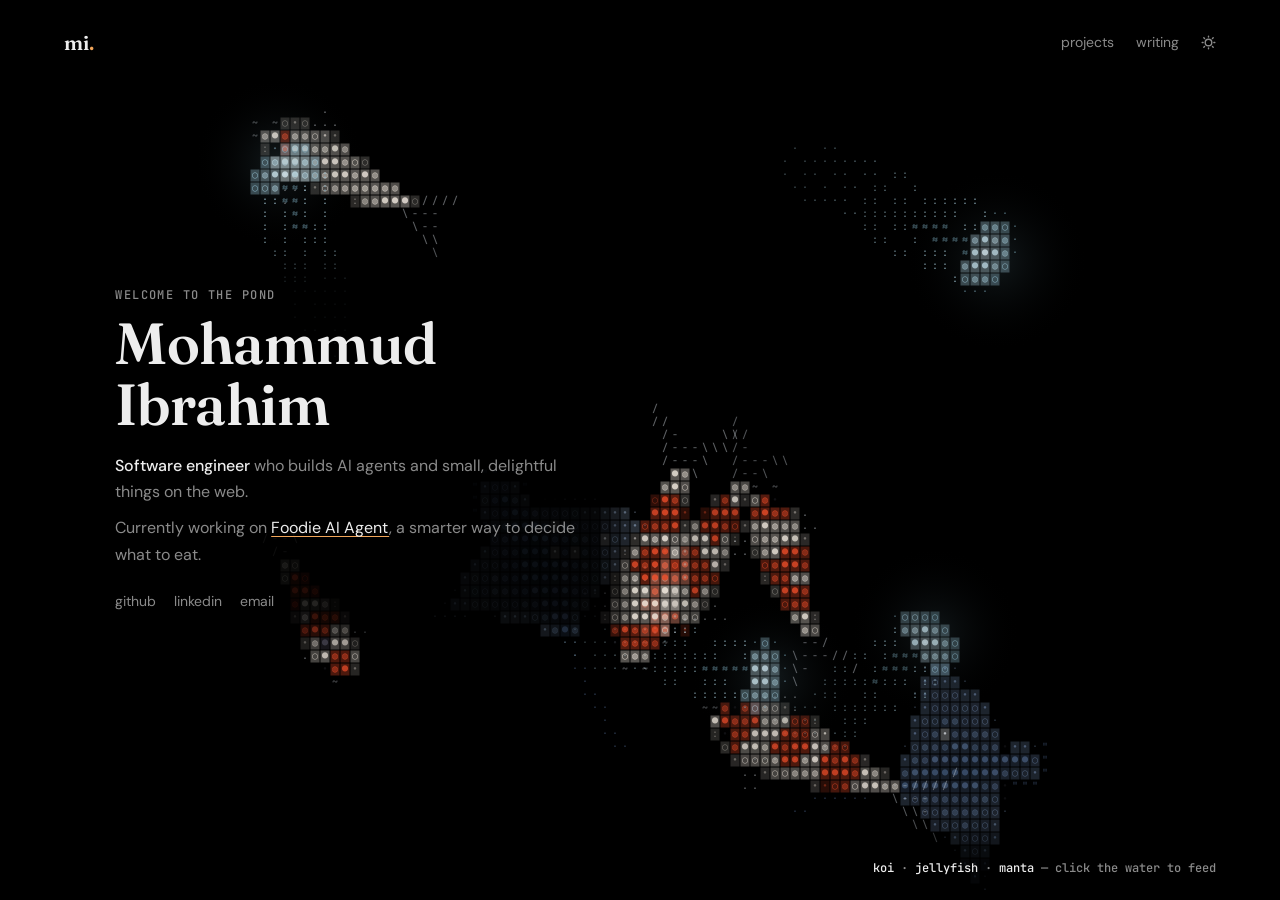
<file: index.html>
<!doctype html>
<html lang="en">
<head>
<meta charset="utf-8" />
<meta name="viewport" content="width=device-width, initial-scale=1" />
<title>Mohammud Ibrahim</title>
<link rel="preconnect" href="https://fonts.googleapis.com" />
<link rel="preconnect" href="https://fonts.gstatic.com" crossorigin />
<link href="https://fonts.googleapis.com/css2?family=Fraunces:opsz,wght@9..144,400;9..144,600&family=DM+Sans:wght@400;500&family=JetBrains+Mono:wght@500&display=swap" rel="stylesheet" />
<style>
  :root {
    --bg: #000;
    --fg: #ededed;
    --muted: rgba(237, 237, 237, 0.58);
    --accent: #f2a65a;
    --line: rgba(237, 237, 237, 0.14);
  }
  :root[data-theme="light"] {
    --bg: #eef3ec;
    --fg: #16302a;
    --muted: rgba(22, 48, 42, 0.62);
    --accent: #c4561f;
    --line: rgba(22, 48, 42, 0.14);
  }
  * { box-sizing: border-box; }
  html, body { margin: 0; height: 100%; overflow: hidden; overscroll-behavior: none; }
  body {
    background: var(--bg);
    color: var(--fg);
    font: 16px/1.65 "DM Sans", system-ui, sans-serif;
    transition: background 0.4s, color 0.4s;
  }
  canvas#pond { position: fixed; inset: 0; width: 100%; height: 100%; pointer-events: none; }

  nav {
    position: fixed; top: 0; left: 0; right: 0; z-index: 2;
    display: flex; justify-content: space-between; align-items: center;
    padding: 22px clamp(16px, 5vw, 72px);
    font-size: 14px; pointer-events: none;
  }
  nav > * { pointer-events: auto; }
  .mark { font-family: Fraunces, serif; font-size: 20px; font-weight: 600; color: var(--fg); text-decoration: none; }
  .mark span { color: var(--accent); }
  nav .links { display: flex; gap: 22px; align-items: center; }
  nav a, nav button { color: var(--muted); text-decoration: none; background: none; border: 0; font: inherit; cursor: pointer; padding: 4px 0; }
  nav a:hover, nav button:hover { color: var(--fg); }
  /* Sun to switch to light, moon to switch to dark (Phosphor, bold weight). */
  #theme { display: flex; }
  #theme svg { width: 15px; height: 15px; }
  #theme .icon-moon, :root[data-theme="light"] #theme .icon-sun { display: none; }
  :root[data-theme="light"] #theme .icon-moon { display: block; }

  main {
    position: relative; z-index: 1; height: 100dvh;
    display: flex; flex-direction: column; justify-content: center;
    padding: 0 clamp(16px, 9vw, 160px);
    pointer-events: none;
  }
  .intro { max-width: 30rem; pointer-events: auto; animation: rise 0.7s ease both; }
  .kicker { font: 500 12px "JetBrains Mono", monospace; letter-spacing: 0.12em; text-transform: uppercase; color: var(--accent); margin: 0 0 14px; }
  h1 { font: 600 clamp(36px, 5vw, 58px)/1.05 Fraunces, serif; margin: 0 0 18px; letter-spacing: -0.01em; }
  .intro p { margin: 0 0 10px; color: var(--muted); }
  .intro p strong { color: var(--fg); font-weight: 500; }
  .intro a { color: var(--fg); text-decoration: underline; text-decoration-color: var(--accent); text-underline-offset: 3px; }
  .socials { display: flex; gap: 18px; margin-top: 22px; font-size: 14px; }
  .socials a { text-decoration: none; color: var(--muted); }
  .socials a:hover { color: var(--fg); }
  .legend {
    position: fixed; z-index: 1; right: clamp(16px, 5vw, 72px); bottom: 24px;
    font: 500 12px "JetBrains Mono", monospace; color: var(--muted); margin: 0;
  }
  .legend b { color: var(--fg); font-weight: 500; }
  @keyframes rise { from { opacity: 0; transform: translateY(10px); } }
  @media (max-width: 640px) {
    body { font-size: 15px; }
    main { justify-content: flex-end; padding-bottom: 72px; }
    .legend { left: 16px; right: auto; }
  }
</style>
</head>
<body>
<canvas id="pond" aria-hidden="true"></canvas>

<nav>
  <a class="mark" href="./" data-avoid>mi<span>.</span></a>
  <div class="links" data-avoid>
    <a href="projects/">projects</a>
    <a href="writing/">writing</a>
    <button id="theme" type="button" aria-label="Toggle theme">
      <svg class="icon-sun" viewBox="0 0 256 256" fill="currentColor" aria-hidden="true"><path d="M116,36V20a12,12,0,0,1,24,0V36a12,12,0,0,1-24,0Zm80,92a68,68,0,1,1-68-68A68.07,68.07,0,0,1,196,128Zm-24,0a44,44,0,1,0-44,44A44.05,44.05,0,0,0,172,128ZM51.51,68.49a12,12,0,1,0,17-17l-12-12a12,12,0,0,0-17,17Zm0,119-12,12a12,12,0,0,0,17,17l12-12a12,12,0,1,0-17-17ZM196,72a12,12,0,0,0,8.49-3.51l12-12a12,12,0,0,0-17-17l-12,12A12,12,0,0,0,196,72Zm8.49,115.51a12,12,0,0,0-17,17l12,12a12,12,0,0,0,17-17ZM48,128a12,12,0,0,0-12-12H20a12,12,0,0,0,0,24H36A12,12,0,0,0,48,128Zm80,80a12,12,0,0,0-12,12v16a12,12,0,0,0,24,0V220A12,12,0,0,0,128,208Zm108-92H220a12,12,0,0,0,0,24h16a12,12,0,0,0,0-24Z"/></svg>
      <svg class="icon-moon" viewBox="0 0 256 256" fill="currentColor" aria-hidden="true"><path d="M236.37,139.4a12,12,0,0,0-12-3A84.07,84.07,0,0,1,119.6,31.59a12,12,0,0,0-15-15A108.86,108.86,0,0,0,49.69,55.07,108,108,0,0,0,136,228a107.09,107.09,0,0,0,64.93-21.69,108.86,108.86,0,0,0,38.44-54.94A12,12,0,0,0,236.37,139.4Zm-49.88,47.74A84,84,0,0,1,68.86,69.51,84.93,84.93,0,0,1,92.27,48.29Q92,52.13,92,56A108.12,108.12,0,0,0,200,164q3.87,0,7.71-.27A84.79,84.79,0,0,1,186.49,187.14Z"/></svg>
    </button>
  </div>
</nav>

<main>
  <section class="intro" data-avoid>
    <p class="kicker">welcome to the pond</p>
    <h1>Mohammud Ibrahim</h1>
    <p><strong>Software engineer</strong> who builds AI agents and small, delightful things on the web.</p>
    <p>Currently working on <a href="https://github.com/MohammudmIbrahim/Foodie-AI-Agent">Foodie AI Agent</a>, a smarter way to decide what to eat.</p>
    <div class="socials">
      <a href="https://github.com/MohammudmIbrahim">github</a><a href="https://www.linkedin.com/in/mohammud-ibrahim-587b9a199/">linkedin</a><a href="mailto:Mohammud.ibrahim26@gmail.com">email</a>
    </div>
  </section>
</main>

<p class="legend" data-avoid aria-hidden="true"><b>koi</b> · <b>jellyfish</b> · <b>manta</b> — click the water to feed</p>

<script>
(() => {
  // ── helpers ──────────────────────────────────────────────
  const TAU = Math.PI * 2;
  const clamp = (v, a, b) => (v < a ? a : v > b ? b : v);
  const rand = (a, b) => a + Math.random() * (b - a);
  const lerp = (a, b, t) => a + (b - a) * t;
  const wrapAngle = (a) => { a %= TAU; return a > Math.PI ? a - TAU : a < -Math.PI ? a + TAU : a; };
  const hash = (a, b, c) => {
    let h = Math.imul(a | 0, 0x27d4eb2d) ^ Math.imul(b | 0, 0x165667b1) ^ Math.imul(c | 0, 0x9e3779b1);
    h = Math.imul(h ^ (h >>> 15), 0x85ebca6b); h ^= h >>> 13;
    return (h >>> 0) / 4294967296;
  };
  const rgb = (c) => `rgb(${c[0] | 0},${c[1] | 0},${c[2] | 0})`;
  const mixC = (a, b, t) => [lerp(a[0], b[0], t), lerp(a[1], b[1], t), lerp(a[2], b[2], t)];
  const pick = (list) => list[Math.floor(Math.random() * list.length)];

  // Colours are written for the black pond; the light theme darkens them by `tone` so they read on a pale page.
  const THEMES = {
    dark: {
      bg: [0, 0, 0], ink: [20, 20, 24], fin: [200, 206, 214], water: [200, 214, 236], food: [242, 166, 90],
      tone: 1, alpha: 0.9, glow: 0.18,
    },
    light: {
      bg: [238, 243, 236], ink: [30, 30, 36], fin: [120, 138, 130], water: [40, 84, 72], food: [176, 100, 36],
      tone: 0.74, alpha: 0.92, glow: 0.06,
    },
  };
  let theme = THEMES.dark;
  const tone = (c) => (theme.tone === 1 ? c : c.map((v) => v * theme.tone));

  // ── species ──────────────────────────────────────────────
  // Classic koi: kohaku (red on white), sanke (kohaku plus small black spots), tancho (a single red crown).
  const KOI_VARIETIES = [['kohaku', 3], ['sanke', 2], ['tancho', 1]];
  const KOI_WHITE = [238, 230, 220], KOI_RED = [232, 76, 42], KOI_BLACK = [84, 82, 98];
  function pickVariety() {
    let r = Math.random() * KOI_VARIETIES.reduce((sum, [, w]) => sum + w, 0);
    for (const [name, w] of KOI_VARIETIES) if ((r -= w) <= 0) return name;
    return 'kohaku';
  }
  const JELLY_LOOKS = [
    { core: [214, 230, 236], glow: [122, 168, 186] },
    { core: [236, 218, 228], glow: [182, 136, 164] },
    { core: [224, 218, 238], glow: [148, 138, 186] },
    { core: [238, 230, 214], glow: [186, 160, 124] },
  ];
  const MANTA_LOOK = { back: [72, 96, 132], edge: [190, 206, 226], spot: [240, 246, 250] };

  const SPECIES = {
    koi: {
      segs: 16, maxBend: 0.18, reach: 0.26, turn: 0.7, eats: true, curiosity: 1, bursty: true,
      depth: [0.55, 1], wave: 0.045, avoid: 0.45,
      cruise: (L) => 12 + L * 0.05,
      // Markings sit in body space: t along the spine, v across it, both as fractions of length.
      look: () => {
        const variety = pickVariety(), red = [], black = [];
        if (variety === 'tancho') red.push({ t: 0.11, v: 0, rt: 0.05, rv: 0.055 });
        else {
          // Usually a red cap on the head, then two or three saddles spaced down the back.
          if (Math.random() < 0.75) red.push({ t: 0.1, v: rand(-0.015, 0.015), rt: rand(0.055, 0.085), rv: 0.11 });
          const n = 2 + Math.floor(Math.random() * 2), span = 0.42 / n;
          for (let j = 0; j < n; j++) {
            red.push({ t: 0.25 + span * (j + 0.5) + rand(-0.15, 0.15) * span, v: rand(-0.025, 0.025), rt: span * rand(0.32, 0.44), rv: rand(0.09, 0.14) });
          }
          if (variety === 'sanke') for (let j = 0, m = 4 + Math.floor(Math.random() * 3); j < m; j++) black.push({ t: rand(0.24, 0.68), v: rand(-0.08, 0.08), rt: 0.022, rv: 0.026 });
        }
        return { variety, red, black };
      },
    },
    jelly: {
      segs: 14, maxBend: 0.3, reach: 0.26, turn: 0.5, eats: false, curiosity: 0, bursty: false, pulse: true,
      depth: [0.6, 1], wave: 0.02, avoid: 0.4,
      cruise: (L) => 10 + L * 0.05,
      look: () => pick(JELLY_LOOKS),
    },
    manta: {
      segs: 12, maxBend: 0.06, reach: 0.72, turn: 0.4, eats: false, curiosity: 0, bursty: false,
      depth: [0.5, 0.72], wave: 0.012, avoid: 0.8,
      cruise: (L) => 14 + L * 0.04,
      look: () => MANTA_LOOK,
    },
  };

  function makeFish(id, kind, W, H, len) {
    const sp = SPECIES[kind];
    const x = rand(W * 0.1, W * 0.9), y = rand(H * 0.1, H * 0.9), dir = rand(0, TAU);
    const pts = [];
    for (let i = 0; i < sp.segs; i++) pts.push({ x: x - Math.cos(dir) * i * len / (sp.segs - 1), y: y - Math.sin(dir) * i * len / (sp.segs - 1) });
    return {
      id, kind, sp, len, pts, dir, speed: sp.cruise(len) * 0.6, wobble: rand(0, TAU), wander: 0, flap: rand(0, TAU),
      depth: rand(...sp.depth), depthGoal: rand(...sp.depth), nextDepth: rand(5, 15),
      burst: 0, burstEnd: 0, nextBurst: rand(0, 3), target: null, scare: 0, fleeX: 0, fleeY: 0, curious: rand(0.4, 1) * sp.curiosity,
      look: sp.look(id),
    };
  }

  // ── world ────────────────────────────────────────────────
  const canvas = document.getElementById('pond');
  const ctx = canvas.getContext('2d');
  const reduceMotion = matchMedia('(prefers-reduced-motion: reduce)');
  let W = 0, H = 0, dpr = 1, cw = 10, chh = 12, cols = 0, rows = 0;
  let fish = [], food = [], ripples = [], avoid = [], time = 0;
  let wake = new Float32Array(0), wakeTmp = new Float32Array(0), occupied = new Uint8Array(0);
  const mouse = { x: -1e4, y: -1e4, speed: 0, on: false, t: 0 };

  function resize() {
    W = innerWidth; H = innerHeight; dpr = Math.min(devicePixelRatio || 1, 2);
    canvas.width = W * dpr; canvas.height = H * dpr;
    cw = clamp(Math.round(W / 130), 8, 12); chh = cw + 3;
    cols = Math.ceil(W / cw); rows = Math.ceil(H / chh);
    wake = new Float32Array(cols * rows); wakeTmp = new Float32Array(cols * rows); occupied = new Uint8Array(cols * rows);
    measure();
    if (!fish.length) populate();
  }

  let nextId = 1;
  const baseLength = () => clamp(Math.min(W, H) * 0.38, 130, 320);
  function populate() {
    const area = W * H, base = baseLength();
    const add = (kind, n, lo, hi) => { for (let i = 0; i < n; i++) fish.push(makeFish(nextId++, kind, W, H, base * rand(lo, hi))); };
    add('manta', area > 500000 ? 2 : 1, 0.7, 0.9);
    add('koi', clamp(Math.round(area / 200000), 3, 7), 0.5, 1);
    add('jelly', clamp(Math.round(area / 300000), 3, 5), 0.6, 0.85);
  }

  function measure() {
    avoid = [...document.querySelectorAll('[data-avoid]')].map((el) => {
      const r = el.getBoundingClientRect();
      return { l: r.left, t: r.top, r: r.right, b: r.bottom };
    });
  }

  function feed(x, y) {
    ripples.push({ x, y, t: time, s: 0.5 });
    const n = Math.min(6, 24 - food.length);
    for (let i = 0; i < n; i++) {
      const a = rand(0, TAU), r = Math.sqrt(Math.random()) * 30;
      food.push({ x: x + Math.cos(a) * r, y: y + Math.sin(a) * r, t: time, land: rand(0.15, 0.4), landed: false, vx: Math.cos(a) * 4, vy: Math.sin(a) * 4 });
    }
  }

  function nearestFood(k) {
    let best = null, bd = (k.len * 2 + 300) ** 2;
    for (const f of food) {
      if (!f.landed) continue;
      const d = (f.x - k.pts[0].x) ** 2 + (f.y - k.pts[0].y) ** 2;
      if (d < bd) { bd = d; best = f; }
    }
    return best;
  }

  function stepFish(k, dt) {
    const sp = k.sp, head = k.pts[0], segs = sp.segs;
    let sx = Math.cos(k.dir), sy = Math.sin(k.dir);

    k.wander = clamp(k.wander + (Math.random() - 0.5) * dt * (k.kind === 'manta' ? 0.8 : 2), -1, 1);
    sx += Math.cos(k.dir + k.wander) * 0.5; sy += Math.sin(k.dir + k.wander) * 0.5;

    if (sp.eats) {
      if (k.target && !food.includes(k.target)) k.target = null;
      k.target = k.target || nearestFood(k);
    }
    const md = Math.hypot(mouse.x - head.x, mouse.y - head.y);
    if (!k.target && mouse.on && mouse.speed > 1200 && md < k.len) { k.scare = 1; k.fleeX = mouse.x; k.fleeY = mouse.y; }
    k.scare = Math.max(0, k.scare - dt * 0.6);

    let mode = 'cruise';
    if (k.scare > 0.3) {
      mode = 'flee';
      const fx = head.x - k.fleeX, fy = head.y - k.fleeY, fd = Math.hypot(fx, fy) || 1;
      sx += (fx / fd) * 4; sy += (fy / fd) * 4;
    } else if (k.target) {
      mode = 'eat';
      const d = Math.hypot(k.target.x - head.x, k.target.y - head.y) || 1;
      sx += (k.target.x - head.x) / d * 3; sy += (k.target.y - head.y) / d * 3;
    } else if (k.curious && mouse.on && md < 280) {
      mode = 'curious';
      const w = k.curious * (1 - md / 280) * 2, near = clamp(md / (k.len * 0.6), 0, 1);
      const ux = (mouse.x - head.x) / (md || 1), uy = (mouse.y - head.y) / (md || 1);
      sx += (ux * near - uy * (1 - near)) * w; sy += (uy * near + ux * (1 - near)) * w;
    }

    for (const o of fish) {
      if (o === k) continue;
      const step = Math.max(1, Math.floor(o.sp.segs / 5));
      for (let i = 0; i < o.sp.segs; i += step) {
        const dx = head.x - o.pts[i].x, dy = head.y - o.pts[i].y, d = Math.hypot(dx, dy);
        const range = (k.len * sp.reach + o.len * o.sp.reach) * (mode === 'eat' ? 0.5 : 1) + 10;
        if (d < range && d > 0.01) { sx += dx / d * (1 - d / range) * 2; sy += dy / d * (1 - d / range) * 2; }
      }
    }

    for (const b of avoid) {
      const dx = head.x - clamp(head.x, b.l, b.r), dy = head.y - clamp(head.y, b.t, b.b);
      const d = Math.hypot(dx, dy), m = k.len * sp.avoid;
      if (d >= m) continue;
      const w = (1 - d / m) * (mode === 'cruise' ? 2 : 0.5);
      if (d < 0.01) { sy += head.y < (b.t + b.b) / 2 ? -w : w; continue; }
      sx += dx / d * w; sy += dy / d * w;
    }

    const out = Math.max(-head.x, head.x - W, -head.y, head.y - H);
    if (out > -k.len * 0.2) {
      const w = clamp((out + k.len * 0.2) / (k.len * 0.5), 0, 1) * 3.5;
      const dx = W / 2 - head.x, dy = H / 2 - head.y, d = Math.hypot(dx, dy) || 1;
      sx += dx / d * w; sy += dy / d * w;
    }

    const turnRate = sp.turn * { flee: 3, eat: 3, curious: 1.6, cruise: 1 }[mode] * Math.min(1, k.speed / k.len * 5);
    k.dir += clamp(wrapAngle(Math.atan2(sy, sx) - k.dir), -turnRate * dt, turnRate * dt);

    // Koi swim in bursts and glide; mantas flap steadily; jellyfish surge forward on each pulse of the bell.
    if (sp.bursty && time > k.nextBurst) { k.burstEnd = time + rand(0.8, 1.6); k.nextBurst = k.burstEnd + rand(1.5, 4); }
    const bursting = !sp.bursty || mode === 'flee' || mode === 'eat' || time < k.burstEnd;
    k.burst = lerp(k.burst, bursting ? 1 : 0, Math.min(1, dt * 3));
    const cruise = sp.cruise(k.len);
    const goal = sp.bursty
      ? cruise * { flee: 3.2, eat: 2.2, curious: 1.5, cruise: bursting ? 1.3 : 0.45 }[mode]
      : sp.pulse
        ? cruise * (0.25 + 1.6 * Math.max(0, Math.sin(k.flap))) * (mode === 'flee' ? 1.8 : 1)
        : cruise * (mode === 'flee' ? 2.2 : 1);
    k.speed = lerp(k.speed, goal, Math.min(1, dt * (bursting ? 1.6 : 0.35)));
    k.wobble += dt * (0.6 + k.burst * (2 + k.speed / 12));
    k.flap += dt * (1.1 + k.speed / 40);

    if (time > k.nextDepth) { k.depthGoal = rand(...sp.depth); k.nextDepth = time + rand(8, 18); }
    k.depth = lerp(k.depth, mode === 'eat' ? 1 : k.depthGoal, dt * 0.3);

    head.x += Math.cos(k.dir) * k.speed * dt;
    head.y += Math.sin(k.dir) * k.speed * dt;

    const seg = k.len / (segs - 1);
    let prev = k.dir;
    for (let i = 1; i < segs; i++) {
      const a = k.pts[i - 1], p = k.pts[i];
      let ang = Math.atan2(a.y - p.y, a.x - p.x);
      ang = prev + clamp(wrapAngle(ang - prev), -sp.maxBend, sp.maxBend);
      p.x = a.x - Math.cos(ang) * seg; p.y = a.y - Math.sin(ang) * seg;
      prev = ang;
    }

    if (sp.eats) {
      const mouth = k.len * 0.08 + 6, before = food.length;
      food = food.filter((f) => !f.landed || Math.hypot(f.x - head.x, f.y - head.y) > mouth);
      if (food.length < before) { ripples.push({ x: head.x, y: head.y, t: time, s: 0.7 }); k.target = null; }
    }

    const tail = k.pts[segs - 2], ci = cellAt(tail.x, tail.y);
    if (ci >= 0) wake[ci] = Math.min(1.5, wake[ci] + 0.03 + k.speed * 0.001);
  }

  function step(dt) {
    time += dt;
    mouse.speed *= Math.exp(-dt * 8);
    for (const k of fish) stepFish(k, dt);
    for (const f of food) {
      if (!f.landed) {
        if (time - f.t > f.land) { f.landed = true; ripples.push({ x: f.x, y: f.y, t: time, s: 0.15 }); }
        continue;
      }
      f.vx *= 0.995; f.vy *= 0.995; f.x += f.vx * dt; f.y += f.vy * dt;
    }
    food = food.filter((f) => time - f.t < 14);
    ripples = ripples.filter((r) => time - r.t < 2.5 + r.s * 1.5);
  }

  // ── shapes: each returns [glyph, colour, alpha] for a point in body space, or null ──
  // t runs 0 at the nose to 1 at the tail tip; off is the signed distance from the spine, as a fraction of length.
  const SCALES = '●◍○•:·';
  const scaleGlyph = (light, k, c, r) => SCALES[clamp(Math.floor((1 - light) * 4 + hash(k.id, c, r) * 1.5), 0, SCALES.length - 1)];

  function koiWidth(t) {
    if (t < 0.15) return 0.14 * Math.sqrt(t / 0.15);
    if (t < 0.35) return 0.14;
    if (t < 0.78) return lerp(0.14, 0.035, (t - 0.35) / 0.43);
    return 0;
  }
  function koiShape(k, t, off, a, c, r) {
    const w = koiWidth(t), flare = 1 - 0.3 * k.burst + 0.15 * Math.sin(k.wobble * 1.3);
    if (w > 0 && a <= w) {
      const across = a / w, light = Math.sqrt(1 - across * across);
      if (t > 0.05 && t < 0.09 && across > 0.45 && across < 0.85) return ['•', theme.ink, 1];
      // The belly edge and tail stalk stay white, which frames the markings; patch edges are a little ragged.
      let base = KOI_WHITE;
      if (across < 0.9 && t < 0.74) {
        const wob = (hash(k.id, Math.round(t * 40), Math.round(off * 60)) - 0.5) * 0.35;
        const inside = (m) => ((t - m.t) / m.rt) ** 2 + ((off - m.v) / m.rv) ** 2 < 1 + wob;
        if (k.look.black.some(inside)) base = KOI_BLACK;
        else if (k.look.red.some(inside)) base = KOI_RED;
      }
      base = tone(base);
      return [scaleGlyph(light, k, c, r), mixC(theme.bg, base, 0.7 + 0.3 * light), across > 0.85 ? 0.6 : 1, true];
    }
    if (t > 0.72) {
      const fan = (0.03 + 0.16 * ((t - 0.72) / 0.28)) * flare;
      if (a < fan && t < 0.9 + 0.1 * (a / fan)) return [a / fan > 0.5 ? (off > 0 ? '\\' : '/') : '-', theme.fin, 0.55];
    } else if (t > 0.15 && t < 0.3) {
      const reach = koiWidth(t) + 0.1 * Math.sin(((t - 0.15) / 0.15) * Math.PI) * flare;
      if (a < reach) return ['.', theme.fin, 0.6];
    } else if (t < 0.02 && a < 0.06 && a > 0.035) return ['~', theme.fin, 0.5];
    return null;
  }

  // Jellyfish: a glowing bell that squeezes as it pulses, frilly arms under it, and long drifting tentacles.
  function jellyShape(k, t, off, a, c, r) {
    const L = k.look, squeeze = Math.max(0, Math.sin(k.flap));
    const lb = 0.14 * (1 + 0.15 * squeeze), wb = 0.2 * (1 - 0.2 * squeeze), tc = lb;
    if (t < tc + lb * 0.45) {
      const rel = Math.sqrt(((t - tc) / lb) ** 2 + (a / wb) ** 2);
      if (rel < 1) {
        const glyph = rel < 0.35 ? '●' : rel < 0.65 ? '◍' : rel < 0.88 ? '○' : '·';
        return [glyph, tone(mixC(L.core, L.glow, rel)), rel > 0.88 ? 0.7 : 1, rel < 0.88];
      }
    }
    const t0 = tc + lb * 0.4;
    if (t < t0) return null;
    const u = (t - t0) / (1 - t0), half = (cw * 0.55) / k.len;
    if (u < 0.35 && a < 0.04 * (1 + 0.4 * Math.sin(t * 30 - time * 4 + k.id))) return ['≈', tone(L.glow), 0.75];
    for (let i = 0; i < 5; i++) {
      const o = ((i - 2) / 2) * wb * 0.8 * (1 - 0.35 * u) + 0.022 * Math.sin(t * 14 - time * 3 + i * 1.7 + k.id);
      if (Math.abs(off - o) < half) return [u > 0.65 ? '·' : ':', tone(mixC(L.glow, L.core, 0.35)), 1 - 0.55 * u];
    }
    return null;
  }

  function mantaWing(t) {
    if (t < 0.06) return 0;
    if (t < 0.3) return 0.62 * Math.pow((t - 0.06) / 0.24, 0.6);
    if (t < 0.55) return lerp(0.62, 0.04, Math.pow((t - 0.3) / 0.25, 0.8));
    return 0;
  }
  // Mantas are a wide diamond of wing with horn-like fins at the front and a whip of a tail.
  function mantaShape(k, t, off, a, c, r) {
    const L = k.look, flap = Math.sin(k.flap);
    const span = Math.max(mantaWing(t) * (0.86 + 0.14 * Math.cos(k.flap)), t < 0.55 ? 0.09 : 0);
    if (t <= 0.55 && a <= span) {
      const rel = a / span;
      // Wingtips catch the light as they lift and darken as they dip.
      const shade = clamp(rel * 0.55 + 0.35 * flap * rel * rel, 0, 1);
      let col = tone(mixC(L.back, L.edge, shade)), glyph = rel < 0.2 ? '●' : rel < 0.45 ? '◍' : rel < 0.7 ? '○' : rel < 0.9 ? '•' : '·';
      if (rel > 0.15 && rel < 0.6 && t > 0.15 && t < 0.42 && hash(k.id, Math.round(t * 30), Math.round(off * 30)) < 0.07) { glyph = '•'; col = tone(L.spot); }
      if (t > 0.07 && t < 0.11 && rel > 0.6 && rel < 1 && span < 0.2) return ['•', theme.ink, 1];
      return [glyph, col, rel > 0.9 ? 0.6 : 1, rel < 0.9];
    }
    if (t < 0.07 && a > 0.06 && a < 0.12) return ['"', tone(L.back), 0.8];
    if (t > 0.55 && a < (cw * 0.7) / k.len) return ['·', tone(L.back), 0.75];
    return null;
  }
  const SHAPES = { koi: koiShape, jelly: jellyShape, manta: mantaShape };

  // ── rendering ────────────────────────────────────────────
  const cellAt = (x, y) => {
    const c = Math.floor(x / cw), r = Math.floor(y / chh);
    return c < 0 || r < 0 || c >= cols || r >= rows ? -1 : r * cols + c;
  };
  function put(c, r, ch, color, alpha) {
    ctx.globalAlpha = alpha;
    ctx.fillStyle = color;
    ctx.fillText(ch, c * cw + cw / 2, r * chh + chh / 2);
  }

  function locate(k, spine, x, y) {
    let best = Infinity, bt = 0, bs = 0;
    const n = spine.length;
    for (let i = 0; i < n - 1; i++) {
      const a = spine[i], b = spine[i + 1];
      const ex = b.x - a.x, ey = b.y - a.y, L2 = ex * ex + ey * ey || 1;
      const u = clamp(((x - a.x) * ex + (y - a.y) * ey) / L2, 0, 1);
      const px = a.x + ex * u - x, py = a.y + ey * u - y, d = px * px + py * py;
      if (d < best) { best = d; bt = (i + u) / (n - 1); bs = Math.sign(ex * (y - a.y) - ey * (x - a.x)) || 1; }
    }
    return { t: bt, off: Math.sqrt(best) * bs / k.len };
  }

  function drawFish(k) {
    const segs = k.sp.segs, shape = SHAPES[k.kind];
    const spine = k.pts.map((p, i) => {
      const t = i / (segs - 1);
      const a = k.pts[Math.max(0, i - 1)], b = k.pts[Math.min(segs - 1, i + 1)];
      let nx = -(a.y - b.y), ny = a.x - b.x; const nl = Math.hypot(nx, ny) || 1; nx /= nl; ny /= nl;
      const off = k.len * k.sp.wave * t * t * (0.25 + k.burst) * Math.sin(k.wobble * 2 - t * 5);
      return { x: p.x + nx * off, y: p.y + ny * off };
    });

    let x0 = Infinity, y0 = Infinity, x1 = -Infinity, y1 = -Infinity;
    for (const p of spine) { x0 = Math.min(x0, p.x); x1 = Math.max(x1, p.x); y0 = Math.min(y0, p.y); y1 = Math.max(y1, p.y); }
    const pad = k.len * k.sp.reach;
    const c0 = Math.max(0, Math.floor((x0 - pad) / cw)), c1 = Math.min(cols - 1, Math.floor((x1 + pad) / cw));
    const r0 = Math.max(0, Math.floor((y0 - pad) / chh)), r1 = Math.min(rows - 1, Math.floor((y1 + pad) / chh));
    const fade = theme.alpha * (0.4 + 0.6 * k.depth);

    if (k.sp.pulse) {
      const b = spine[1], gr = k.len * 0.45 * (1 + 0.1 * Math.sin(k.flap));
      const g = ctx.createRadialGradient(b.x, b.y, 0, b.x, b.y, gr);
      g.addColorStop(0, rgb(k.look.glow));
      g.addColorStop(1, 'rgba(0,0,0,0)');
      ctx.globalAlpha = theme.glow * fade * dimAt(b.x, b.y);
      ctx.fillStyle = g;
      ctx.fillRect(b.x - gr, b.y - gr, gr * 2, gr * 2);
    }

    for (let r = r0; r <= r1; r++) for (let c = c0; c <= c1; c++) {
      const x = c * cw + cw / 2, y = r * chh + chh / 2;
      const { t, off } = locate(k, spine, x, y);
      const hit = shape(k, t, off, Math.abs(off), c, r);
      if (!hit) continue;
      occupied[r * cols + c] = 1;
      const a = fade * hit[2] * dimAt(x, y), col = rgb(hit[1]);
      if (hit[3]) { ctx.globalAlpha = a * 0.45; ctx.fillStyle = col; ctx.fillRect(c * cw + 0.5, r * chh + 0.5, cw - 1, chh - 1); }
      put(c, r, hit[0], col, a);
    }
  }

  function dimAt(x, y) {
    let m = 1;
    for (const b of avoid) {
      const d = Math.hypot(Math.max(b.l - x, 0, x - b.r), Math.max(b.t - y, 0, y - b.b));
      if (d < 40) m = Math.min(m, 0.15 + 0.85 * (d / 40));
    }
    return m;
  }

  function render(dt) {
    ctx.setTransform(1, 0, 0, 1, 0, 0);
    ctx.clearRect(0, 0, canvas.width, canvas.height);
    ctx.setTransform(dpr, 0, 0, dpr, 0, 0);
    ctx.font = `500 ${Math.round(chh * 0.78)}px "JetBrains Mono", ui-monospace, Menlo, monospace`;
    ctx.textAlign = 'center'; ctx.textBaseline = 'middle';
    occupied.fill(0);

    for (const k of [...fish].sort((a, b) => a.depth - b.depth)) drawFish(k);

    if (mouse.on) { const i = cellAt(mouse.x, mouse.y); if (i >= 0) wake[i] = Math.min(1.5, wake[i] + 0.1); }
    const decay = Math.exp(-dt * 1.1);
    for (let r = 0; r < rows; r++) for (let c = 0; c < cols; c++) {
      const i = r * cols + c;
      const l = wake[c > 0 ? i - 1 : i], rt = wake[c < cols - 1 ? i + 1 : i];
      const u = wake[r > 0 ? i - cols : i], d = wake[r < rows - 1 ? i + cols : i];
      wakeTmp[i] = (wake[i] * 4 + l + rt + u + d) / 8 * decay;
    }
    [wake, wakeTmp] = [wakeTmp, wake];
    const water = rgb(theme.water);
    for (let i = 0; i < wake.length; i++) {
      if (wake[i] < 0.2 || occupied[i]) continue;
      put(i % cols, (i / cols) | 0, wake[i] > 0.5 ? '≈' : '·', water, Math.min(1, wake[i] - 0.2) * 0.35);
    }

    // Ripples: dotted rings that widen and fade.
    for (const rp of ripples) {
      const age = time - rp.t, life = 2.5 + rp.s * 1.5;
      const rad = age * 50 * (0.7 + rp.s * 0.5);
      if (rad < 3) continue;
      const a = (1 - age / life) ** 1.5 * rp.s * 0.7;
      const n = Math.ceil((TAU * rad) / cw);
      for (let s = 0; s < n; s++) {
        const ang = (s / n) * TAU, i = cellAt(rp.x + Math.cos(ang) * rad, rp.y + Math.sin(ang) * rad * 0.8);
        if (i < 0 || occupied[i]) continue;
        put(i % cols, (i / cols) | 0, s % 2 ? '·' : '○', water, a);
      }
    }

    const fc = rgb(theme.food);
    for (const f of food) {
      const age = time - f.t;
      const i = cellAt(f.x, f.landed ? f.y : f.y - (1 - age / f.land) * chh * 1.5);
      if (i < 0 || occupied[i]) continue;
      const sink = clamp((age - 9) / 5, 0, 1);
      put(i % cols, (i / cols) | 0, !f.landed ? '·' : sink > 0.5 ? '.' : '•', fc, theme.alpha * (1 - 0.8 * sink));
    }
    ctx.globalAlpha = 1;
  }

  // ── loop & input ─────────────────────────────────────────
  let last = performance.now(), acc = 0, frame = 0;
  function loop(now) {
    const dt = Math.min(0.1, (now - last) / 1000); last = now;
    acc += dt;
    let n = 0;
    while (acc >= 1 / 60 && n++ < 4) { step(1 / 60); acc -= 1 / 60; }
    if (n >= 4) acc = 0;
    if (++frame % 30 === 0) measure();
    render(dt);
    requestAnimationFrame(loop);
  }

  addEventListener('pointermove', (e) => {
    const el = Math.max(1, e.timeStamp - mouse.t) / 1000;
    mouse.speed = lerp(mouse.speed, Math.min(5000, Math.hypot(e.clientX - mouse.x, e.clientY - mouse.y) / el), 0.5);
    mouse.t = e.timeStamp; mouse.x = e.clientX; mouse.y = e.clientY;
    mouse.on = e.pointerType !== 'touch';
  }, { passive: true });
  document.documentElement.addEventListener('pointerleave', () => { mouse.on = false; });
  addEventListener('click', (e) => {
    if (e.target.closest('a, button, input, textarea, select, label')) return;
    if (getSelection().toString()) return;
    feed(e.clientX, e.clientY);
  });

  const themeBtn = document.getElementById('theme');
  function setTheme(name) {
    document.documentElement.dataset.theme = name;
    theme = THEMES[name];
    themeBtn.setAttribute('aria-label', name === 'dark' ? 'Switch to light theme' : 'Switch to dark theme');
    try { localStorage.setItem('pond-theme-v2', name); } catch {}
    if (reduceMotion.matches && W) render(1 / 60);
  }
  themeBtn.addEventListener('click', () => setTheme(theme === THEMES.dark ? 'light' : 'dark'));
  let saved = null;
  try { saved = localStorage.getItem('pond-theme-v2'); } catch {}
  setTheme(saved || 'dark');

  addEventListener('resize', () => { resize(); if (reduceMotion.matches) render(1 / 60); });
  resize();
  if (reduceMotion.matches) {
    for (let i = 0; i < 240; i++) step(1 / 60);
    render(1 / 60);
  } else requestAnimationFrame(loop);
})();
</script>
</body>
</html>
</file>
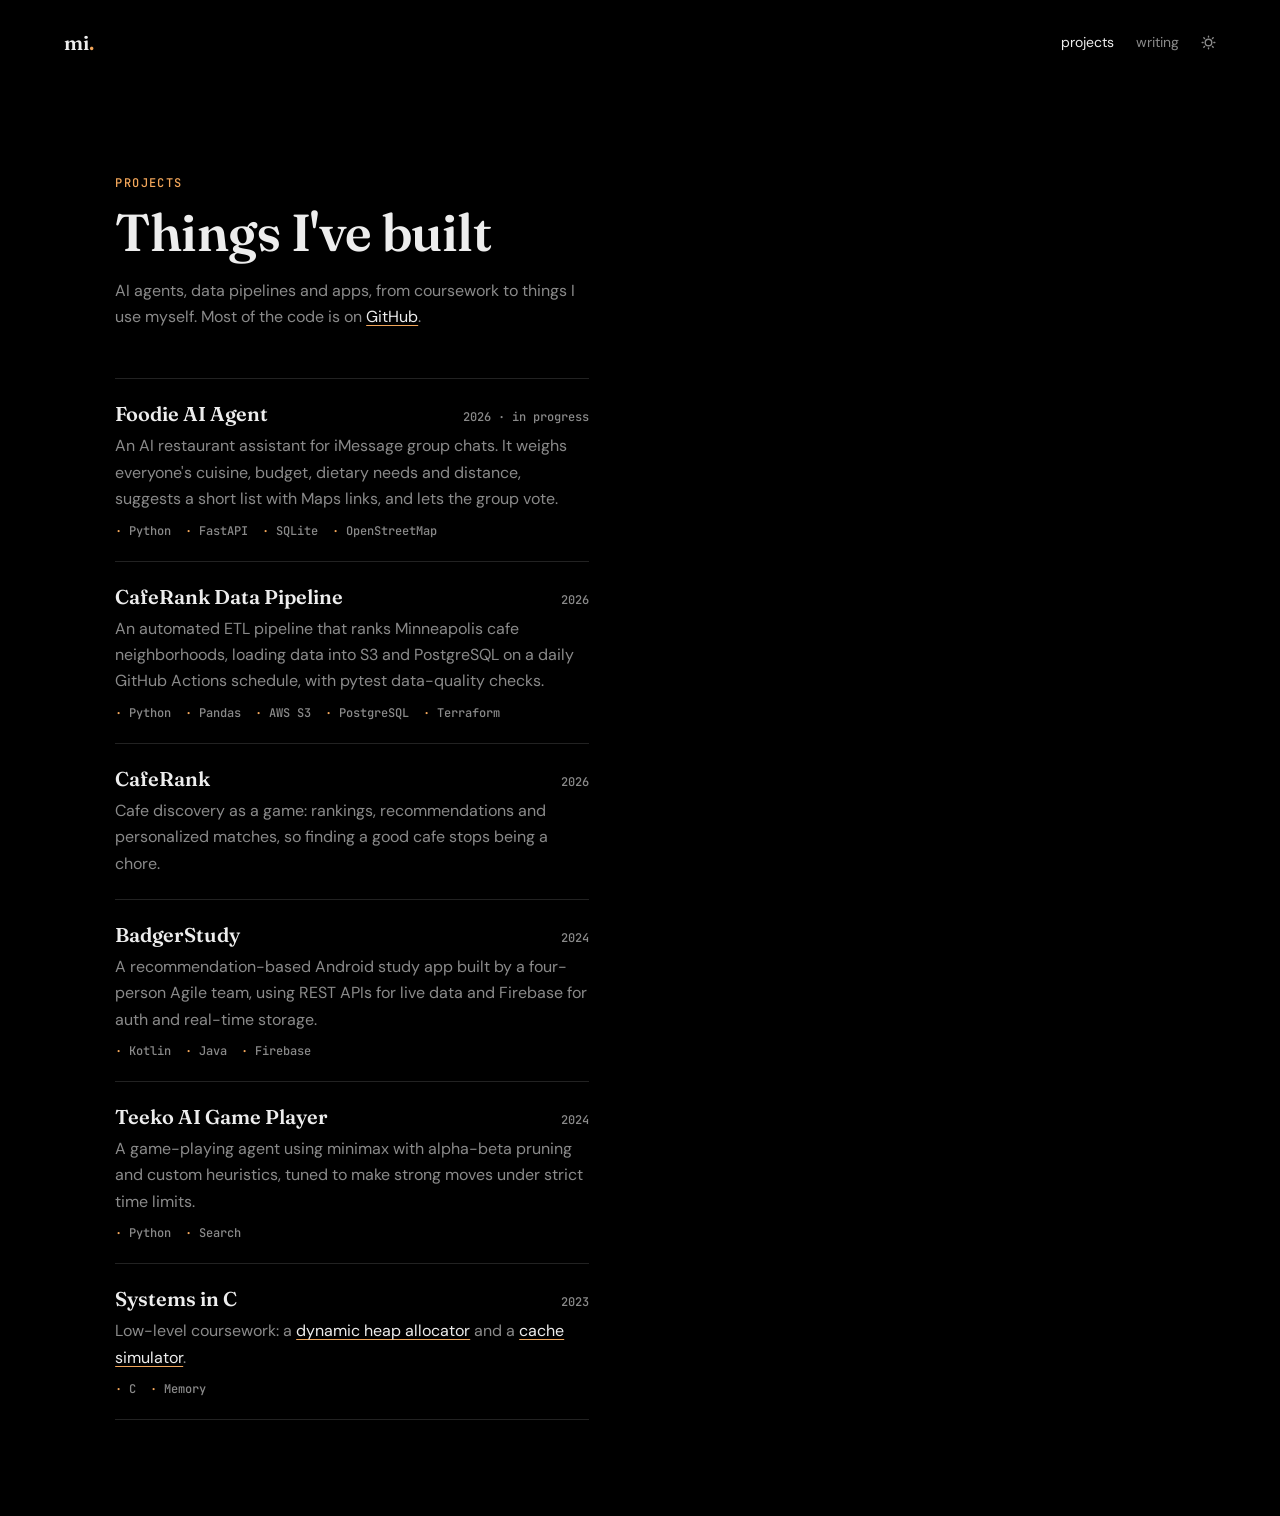
<file: projects/index.html>
<!doctype html>
<html lang="en" data-theme="dark">
<head>
<meta charset="utf-8" />
<meta name="viewport" content="width=device-width, initial-scale=1" />
<title>Projects · Mohammud Ibrahim</title>
<script>try { document.documentElement.dataset.theme = localStorage.getItem('pond-theme-v2') || 'dark'; } catch {}</script>
<link rel="preconnect" href="https://fonts.googleapis.com" />
<link rel="preconnect" href="https://fonts.gstatic.com" crossorigin />
<link href="https://fonts.googleapis.com/css2?family=Fraunces:opsz,wght@9..144,400;9..144,600&family=DM+Sans:wght@400;500&family=JetBrains+Mono:wght@500&display=swap" rel="stylesheet" />
<link rel="stylesheet" href="../assets/site.css" />
</head>
<body>
<nav>
  <a class="mark" href="../">mi<span>.</span></a>
  <div class="links">
    <a href="./" aria-current="page">projects</a>
    <a href="../writing/">writing</a>
    <button id="theme" type="button" aria-label="Toggle theme">
      <svg class="icon-sun" viewBox="0 0 256 256" fill="currentColor" aria-hidden="true"><path d="M116,36V20a12,12,0,0,1,24,0V36a12,12,0,0,1-24,0Zm80,92a68,68,0,1,1-68-68A68.07,68.07,0,0,1,196,128Zm-24,0a44,44,0,1,0-44,44A44.05,44.05,0,0,0,172,128ZM51.51,68.49a12,12,0,1,0,17-17l-12-12a12,12,0,0,0-17,17Zm0,119-12,12a12,12,0,0,0,17,17l12-12a12,12,0,1,0-17-17ZM196,72a12,12,0,0,0,8.49-3.51l12-12a12,12,0,0,0-17-17l-12,12A12,12,0,0,0,196,72Zm8.49,115.51a12,12,0,0,0-17,17l12,12a12,12,0,0,0,17-17ZM48,128a12,12,0,0,0-12-12H20a12,12,0,0,0,0,24H36A12,12,0,0,0,48,128Zm80,80a12,12,0,0,0-12,12v16a12,12,0,0,0,24,0V220A12,12,0,0,0,128,208Zm108-92H220a12,12,0,0,0,0,24h16a12,12,0,0,0,0-24Z"/></svg>
      <svg class="icon-moon" viewBox="0 0 256 256" fill="currentColor" aria-hidden="true"><path d="M236.37,139.4a12,12,0,0,0-12-3A84.07,84.07,0,0,1,119.6,31.59a12,12,0,0,0-15-15A108.86,108.86,0,0,0,49.69,55.07,108,108,0,0,0,136,228a107.09,107.09,0,0,0,64.93-21.69,108.86,108.86,0,0,0,38.44-54.94A12,12,0,0,0,236.37,139.4Zm-49.88,47.74A84,84,0,0,1,68.86,69.51,84.93,84.93,0,0,1,92.27,48.29Q92,52.13,92,56A108.12,108.12,0,0,0,200,164q3.87,0,7.71-.27A84.79,84.79,0,0,1,186.49,187.14Z"/></svg>
    </button>
  </div>
</nav>

<main>
  <p class="kicker">projects</p>
  <h1>Things I've built</h1>
  <p class="lede">AI agents, data pipelines and apps, from coursework to things I use myself. Most of the code is on <a href="https://github.com/MohammudmIbrahim">GitHub</a>.</p>

  <ul class="list">
    <li>
      <div class="head">
        <h2><a href="https://github.com/MohammudmIbrahim/Foodie-AI-Agent">Foodie AI Agent</a></h2>
        <span class="meta">2026 · in progress</span>
      </div>
      <p>An AI restaurant assistant for iMessage group chats. It weighs everyone's cuisine, budget, dietary needs and distance, suggests a short list with Maps links, and lets the group vote.</p>
      <div class="tags"><span>Python</span><span>FastAPI</span><span>SQLite</span><span>OpenStreetMap</span></div>
    </li>
    <li>
      <div class="head">
        <h2><a href="https://github.com/MohammudmIbrahim/caferank-data-pipeline">CafeRank Data Pipeline</a></h2>
        <span class="meta">2026</span>
      </div>
      <p>An automated ETL pipeline that ranks Minneapolis cafe neighborhoods, loading data into S3 and PostgreSQL on a daily GitHub Actions schedule, with pytest data-quality checks.</p>
      <div class="tags"><span>Python</span><span>Pandas</span><span>AWS S3</span><span>PostgreSQL</span><span>Terraform</span></div>
    </li>
    <li>
      <div class="head">
        <h2><a href="https://github.com/MohammudmIbrahim/Cafe-rank">CafeRank</a></h2>
        <span class="meta">2026</span>
      </div>
      <p>Cafe discovery as a game: rankings, recommendations and personalized matches, so finding a good cafe stops being a chore.</p>
    </li>
    <li>
      <div class="head">
        <h2><a href="https://github.com/MohammudmIbrahim/BadgerStudy">BadgerStudy</a></h2>
        <span class="meta">2024</span>
      </div>
      <p>A recommendation-based Android study app built by a four-person Agile team, using REST APIs for live data and Firebase for auth and real-time storage.</p>
      <div class="tags"><span>Kotlin</span><span>Java</span><span>Firebase</span></div>
    </li>
    <li>
      <div class="head">
        <h2>Teeko AI Game Player</h2>
        <span class="meta">2024</span>
      </div>
      <p>A game-playing agent using minimax with alpha-beta pruning and custom heuristics, tuned to make strong moves under strict time limits.</p>
      <div class="tags"><span>Python</span><span>Search</span></div>
    </li>
    <li>
      <div class="head">
        <h2><a href="https://github.com/MohammudmIbrahim/Dynamic-Heap-Allocator">Systems in C</a></h2>
        <span class="meta">2023</span>
      </div>
      <p>Low-level coursework: a <a href="https://github.com/MohammudmIbrahim/Dynamic-Heap-Allocator">dynamic heap allocator</a> and a <a href="https://github.com/MohammudmIbrahim/Cache-Simulator">cache simulator</a>.</p>
      <div class="tags"><span>C</span><span>Memory</span></div>
    </li>
  </ul>
</main>

<script src="../assets/theme.js"></script>
</body>
</html>
</file>
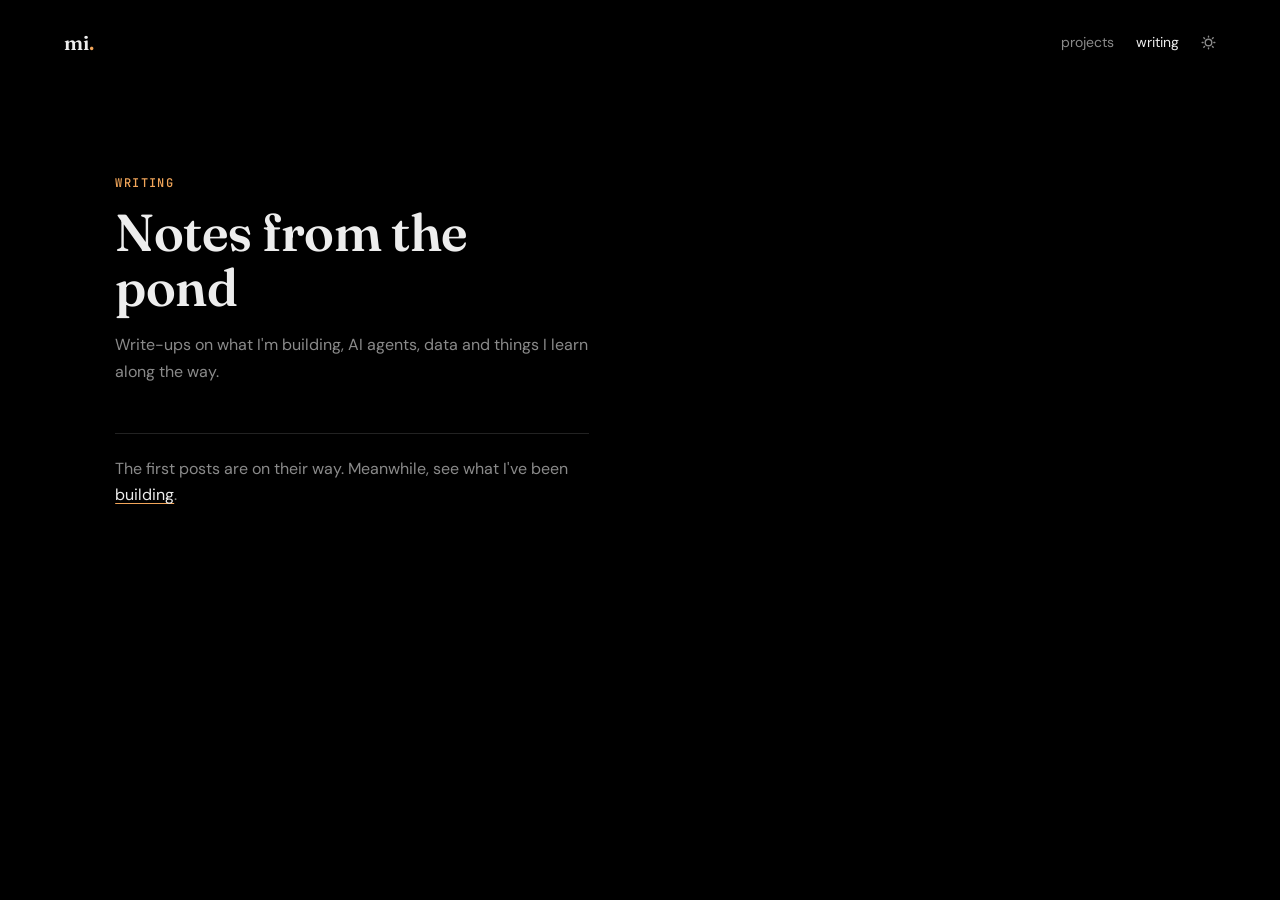
<file: writing/index.html>
<!doctype html>
<html lang="en" data-theme="dark">
<head>
<meta charset="utf-8" />
<meta name="viewport" content="width=device-width, initial-scale=1" />
<title>Writing · Mohammud Ibrahim</title>
<script>try { document.documentElement.dataset.theme = localStorage.getItem('pond-theme-v2') || 'dark'; } catch {}</script>
<link rel="preconnect" href="https://fonts.googleapis.com" />
<link rel="preconnect" href="https://fonts.gstatic.com" crossorigin />
<link href="https://fonts.googleapis.com/css2?family=Fraunces:opsz,wght@9..144,400;9..144,600&family=DM+Sans:wght@400;500&family=JetBrains+Mono:wght@500&display=swap" rel="stylesheet" />
<link rel="stylesheet" href="../assets/site.css" />
</head>
<body>
<nav>
  <a class="mark" href="../">mi<span>.</span></a>
  <div class="links">
    <a href="../projects/">projects</a>
    <a href="./" aria-current="page">writing</a>
    <button id="theme" type="button" aria-label="Toggle theme">
      <svg class="icon-sun" viewBox="0 0 256 256" fill="currentColor" aria-hidden="true"><path d="M116,36V20a12,12,0,0,1,24,0V36a12,12,0,0,1-24,0Zm80,92a68,68,0,1,1-68-68A68.07,68.07,0,0,1,196,128Zm-24,0a44,44,0,1,0-44,44A44.05,44.05,0,0,0,172,128ZM51.51,68.49a12,12,0,1,0,17-17l-12-12a12,12,0,0,0-17,17Zm0,119-12,12a12,12,0,0,0,17,17l12-12a12,12,0,1,0-17-17ZM196,72a12,12,0,0,0,8.49-3.51l12-12a12,12,0,0,0-17-17l-12,12A12,12,0,0,0,196,72Zm8.49,115.51a12,12,0,0,0-17,17l12,12a12,12,0,0,0,17-17ZM48,128a12,12,0,0,0-12-12H20a12,12,0,0,0,0,24H36A12,12,0,0,0,48,128Zm80,80a12,12,0,0,0-12,12v16a12,12,0,0,0,24,0V220A12,12,0,0,0,128,208Zm108-92H220a12,12,0,0,0,0,24h16a12,12,0,0,0,0-24Z"/></svg>
      <svg class="icon-moon" viewBox="0 0 256 256" fill="currentColor" aria-hidden="true"><path d="M236.37,139.4a12,12,0,0,0-12-3A84.07,84.07,0,0,1,119.6,31.59a12,12,0,0,0-15-15A108.86,108.86,0,0,0,49.69,55.07,108,108,0,0,0,136,228a107.09,107.09,0,0,0,64.93-21.69,108.86,108.86,0,0,0,38.44-54.94A12,12,0,0,0,236.37,139.4Zm-49.88,47.74A84,84,0,0,1,68.86,69.51,84.93,84.93,0,0,1,92.27,48.29Q92,52.13,92,56A108.12,108.12,0,0,0,200,164q3.87,0,7.71-.27A84.79,84.79,0,0,1,186.49,187.14Z"/></svg>
    </button>
  </div>
</nav>

<main>
  <p class="kicker">writing</p>
  <h1>Notes from the pond</h1>
  <p class="lede">Write-ups on what I'm building, AI agents, data and things I learn along the way.</p>

  <!--
    To add a post: put it in writing/<slug>/index.html (copy this page's head and nav),
    then add an entry like this inside a <ul class="list"> in place of the .empty paragraph:

    <li>
      <div class="head">
        <h2><a href="<slug>/">Post title</a></h2>
        <span class="meta">Oct 2026</span>
      </div>
      <p>One-line summary.</p>
    </li>
  -->
  <p class="empty">The first posts are on their way. Meanwhile, see what I've been <a href="../projects/">building</a>.</p>
</main>

<script src="../assets/theme.js"></script>
</body>
</html>
</file>
<file: assets/site.css>
/* Shared styles for the inner pages (projects, writing). The pond page keeps its own inline copy. */
:root {
  --bg: #000;
  --fg: #ededed;
  --muted: rgba(237, 237, 237, 0.58);
  --accent: #f2a65a;
  --line: rgba(237, 237, 237, 0.14);
}
:root[data-theme="light"] {
  --bg: #eef3ec;
  --fg: #16302a;
  --muted: rgba(22, 48, 42, 0.62);
  --accent: #c4561f;
  --line: rgba(22, 48, 42, 0.14);
}
* { box-sizing: border-box; }
html, body { margin: 0; }
body {
  background: var(--bg);
  color: var(--fg);
  font: 16px/1.65 "DM Sans", system-ui, sans-serif;
  transition: background 0.4s, color 0.4s;
}

nav {
  position: sticky; top: 0; z-index: 2;
  display: flex; justify-content: space-between; align-items: center;
  padding: 22px clamp(16px, 5vw, 72px);
  font-size: 14px;
  background: var(--bg);
  transition: background 0.4s;
}
.mark { font-family: Fraunces, serif; font-size: 20px; font-weight: 600; color: var(--fg); text-decoration: none; }
.mark span { color: var(--accent); }
nav .links { display: flex; gap: 22px; align-items: center; }
nav a, nav button { color: var(--muted); text-decoration: none; background: none; border: 0; font: inherit; cursor: pointer; padding: 4px 0; }
nav a:hover, nav button:hover, nav a[aria-current="page"] { color: var(--fg); }
/* Sun to switch to light, moon to switch to dark (Phosphor, bold weight). */
#theme { display: flex; }
#theme svg { width: 15px; height: 15px; }
#theme .icon-moon, :root[data-theme="light"] #theme .icon-sun { display: none; }
:root[data-theme="light"] #theme .icon-moon { display: block; }

main {
  max-width: 44rem;
  padding: clamp(40px, 10vh, 96px) clamp(16px, 9vw, 160px) 96px;
  animation: rise 0.7s ease both;
}
.kicker { font: 500 12px "JetBrains Mono", monospace; letter-spacing: 0.12em; text-transform: uppercase; color: var(--accent); margin: 0 0 14px; }
h1 { font: 600 clamp(34px, 5vw, 52px)/1.05 Fraunces, serif; margin: 0 0 18px; letter-spacing: -0.01em; }
.lede { color: var(--muted); margin: 0 0 48px; max-width: 32rem; }
main a { color: var(--fg); text-decoration: underline; text-decoration-color: var(--accent); text-underline-offset: 3px; }

.list { list-style: none; margin: 0; padding: 0; border-top: 1px solid var(--line); }
.list li { padding: 22px 0; border-bottom: 1px solid var(--line); }
.list .head { display: flex; justify-content: space-between; align-items: baseline; gap: 16px; flex-wrap: wrap; }
.list h2 { font: 600 20px/1.3 Fraunces, serif; margin: 0; }
.list h2 a { text-decoration: none; }
.list h2 a:hover { text-decoration: underline; text-decoration-color: var(--accent); }
.list p { margin: 6px 0 0; color: var(--muted); }
.meta { font: 500 12px "JetBrains Mono", monospace; color: var(--muted); white-space: nowrap; }
.tags { display: flex; flex-wrap: wrap; gap: 6px 14px; margin-top: 10px; font: 500 12px "JetBrains Mono", monospace; color: var(--muted); }
.tags span::before { content: "· "; color: var(--accent); }

.empty { color: var(--muted); border-top: 1px solid var(--line); padding-top: 22px; }

@keyframes rise { from { opacity: 0; transform: translateY(10px); } }
@media (prefers-reduced-motion: reduce) { main { animation: none; } }
@media (max-width: 640px) { body { font-size: 15px; } }
</file>
